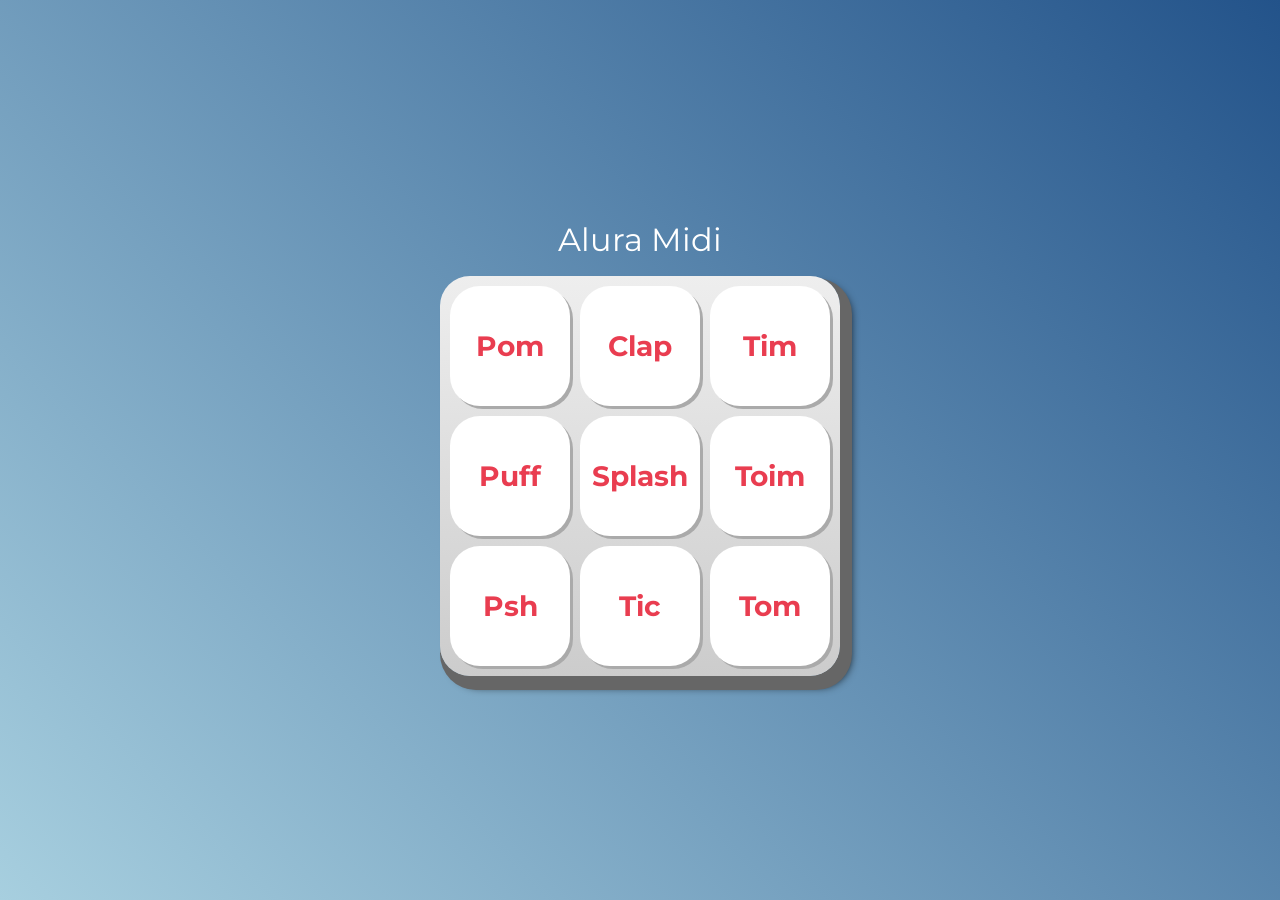
<file: 2-js_paginas_dinamicas_bateria/index.html>
<!DOCTYPE html>
<html lang="pt-BR">
<head>
    <meta charset="UTF-8">
    <meta http-equiv="X-UA-Compatible" content="IE=edge">
    <meta name="viewport" content="width=device-width, initial-scale=1.0">

    <title>Alura MIDI</title>

    <link rel="preconnect" href="https://fonts.googleapis.com">
    <link rel="preconnect" href="https://fonts.gstatic.com" crossorigin>
    <link href="https://fonts.googleapis.com/css2?family=Montserrat:wght@500;600&display=swap" rel="stylesheet">

    <link rel="icon" type="image/png" href="images/bateria.png">
    <link rel="stylesheet" href="css/reset.css">
    <link rel="stylesheet" href="css/estilos.css">

</head>
<body>

    <h1>Alura Midi</h1>

    <section class="teclado">
        <button class="tecla tecla_pom">Pom</button>
        <button class="tecla tecla_clap">Clap</button>
        <button class="tecla tecla_tim">Tim</button>

        <button class="tecla tecla_puff">Puff</button>
        <button class="tecla tecla_splash">Splash</button>
        <button class="tecla tecla_toim">Toim</button>

        <button class="tecla tecla_psh">Psh</button>
        <button class="tecla tecla_tic">Tic</button>
        <button class="tecla tecla_tom">Tom</button>
    </section>

    <audio src="sounds/keyq.wav" id="som_tecla_pom"></audio>
    <audio src="sounds/keyw.wav" id="som_tecla_clap"></audio>
    <audio src="sounds/keye.wav" id="som_tecla_tim"></audio>
    <audio src="sounds/keya.wav" id="som_tecla_puff"></audio>
    <audio src="sounds/keys.wav" id="som_tecla_splash"></audio>
    <audio src="sounds/keyd.wav" id="som_tecla_toim"></audio>
    <audio src="sounds/keyz.wav" id="som_tecla_psh"></audio>
    <audio src="sounds/keyx.wav" id="som_tecla_tic"></audio>
    <audio src="sounds/keyc.wav" id="som_tecla_tom"></audio>

    <script src="main.js"></script>

</body>
</html>
</file>
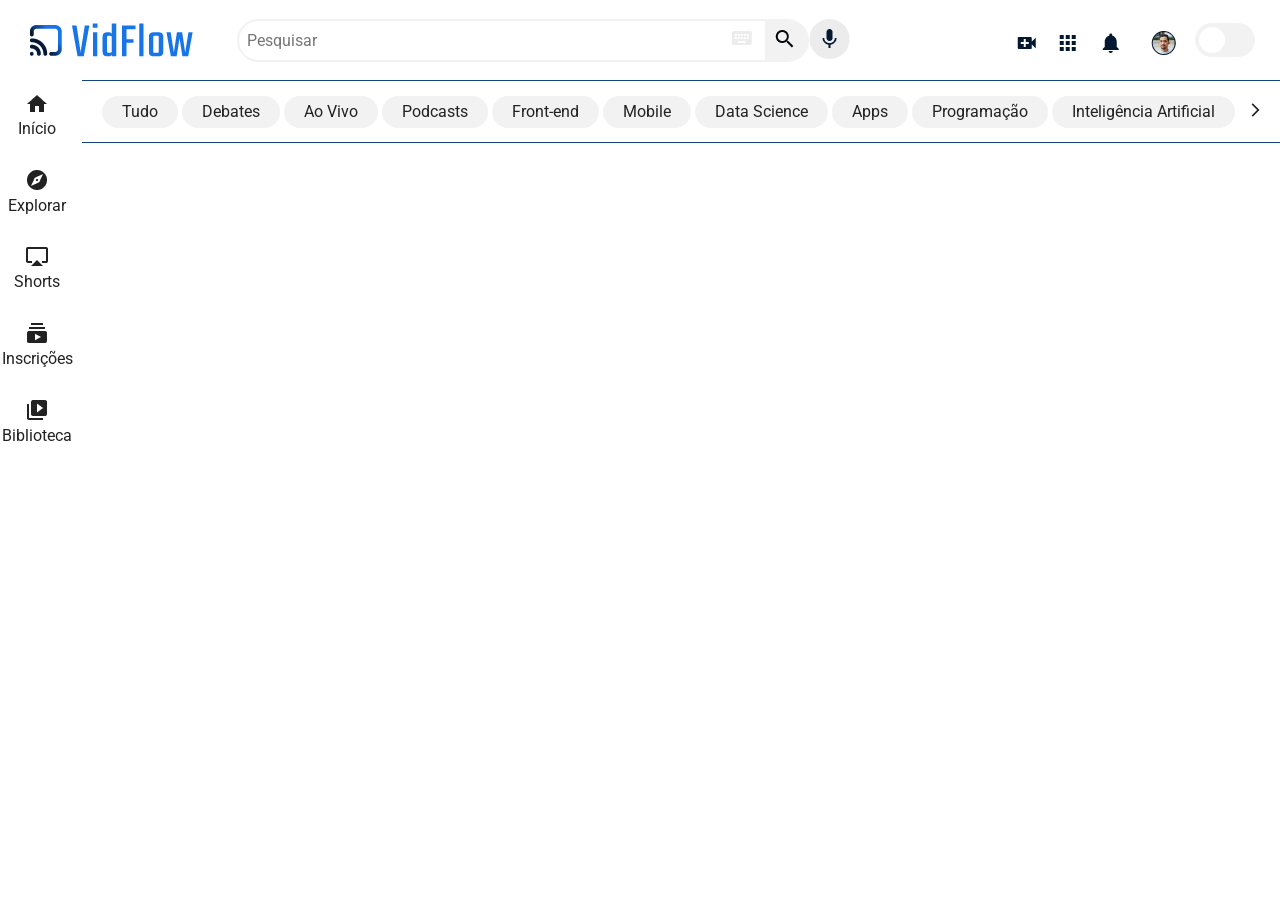
<file: 4-node-terminal/index.html>
<!doctype html>
<html lang="pt-br">
  <head>
    <meta charset="UTF-8" />
    <meta name="viewport" content="width=device-width, initial-scale=1.0" />
    <link
      href="https://fonts.googleapis.com/css2?family=Roboto:wght@400;500;700&display=swap"
      rel="stylesheet"
    />
    <link rel="stylesheet" href="./css/reset.css" />
    <link rel="stylesheet" href="./css/estilos.css" />
    <link rel="stylesheet" href="./css/flexbox.css" />
    <title>VidFlow</title>
    <link rel="shortcut icon" href="./img/Favicon.png" type="image/x-icon" />
  </head>

  <body>
    <header>
      <nav class="cabecalho__container">
        <div class="logo__item">
          <img src="./img/VidFlow--Logo-light-mode.png" alt="Logo do VidFlow" />
        </div>

        <div class="cabecalho__pesquisar__item">
          <form class="form__pesquisa">
            <input
              type="search"
              class="pesquisar__input"
              placeholder="Pesquisar"
            />
            <img
              src="./img/topbar/keyboard.png"
              alt="Ícone de teclado"
              class="pesquisar__input-teclado"
            />
            <button class="pesquisar__btn">
              <img src="./img/topbar/search.png" alt="ícone de lupa" />
            </button>
            <button class="cabecalho__audio">
              <img src="./img/topbar/Mic.png" alt="ícone de microfone" />
            </button>
          </form>
        </div>

        <div class="cabecalho__icones__item">
          <a href="#" class="cabecalho__videos"></a>
          <a href="#" class="cabecalho__apps"></a>
          <a href="#" class="cabecalho__notificacoes"></a>
          <a href="#" class="cabecalho__avatar"></a>
          <label class="cabecalho__switch">
            <input type="checkbox" class="cabecalho__switch-input" />
            <span class="cabecalho__switch-slider"></span>
          </label>
        </div>
      </nav>
    </header>

    <!-- Menu lateral -->

    <div class="menu__container-wrapper">
      <aside class="menu__container">
        <ul class="menu__lista">
          <li>
            <a class="menu__itens" href="#">
              <i class="icone__inicio icone-item"></i>
              <span>Início</span></a
            >
          </li>

          <li>
            <a class="menu__itens" href="#">
              <i class="icone__explorar icone-item"></i>
              <span>Explorar</span></a
            >
          </li>

          <li>
            <a class="menu__itens" href="#">
              <i class="icone__shorts icone-item"></i>
              <span>Shorts</span></a
            >
          </li>

          <li>
            <a class="menu__itens" href="#">
              <i class="icone__inscricoes icone-item"></i>
              <span>Inscrições</span></a
            >
          </li>

          <li>
            <a class="menu__itens" href="#">
              <i class="icone__biblioteca icone-item"></i>
              <span>Biblioteca</span></a
            >
          </li>
        </ul>

        <ul class="menu__lista">
          <li>
            <a class="menu__itens" href="#">
              <i class="icone__historico icone-item"></i>
              <span>Histórico</span></a
            >
          </li>

          <li>
            <a class="menu__itens" href="#">
              <i class="icone__relogio icone-item"></i>
              <span>Assistir mais tarde</span></a
            >
          </li>

          <li>
            <a class="menu__itens" href="#">
              <i class="icone__like icone-item"></i>
              <span>Marcados com like</span></a
            >
          </li>
        </ul>

        <ul class="menu__lista">
          <li>
            <a class="menu__itens" href="#">
              <i class="icone__mostrar icone-item"></i>
              <span>Mostrar mais 2</span></a
            >
          </li>

          <li>
            <a class="menu__itens" href="#">
              <i class="icone__deschamps icone-item"></i>
              <span>Felipe Deschamps</span></a
            >
          </li>

          <li>
            <a class="menu__itens" href="#">
              <i class="icone__nerd icone-item"></i>
              <span>Jovem Nerd</span></a
            >
          </li>

          <li>
            <a class="menu__itens" href="#">
              <i class="icone__souto icone-item"></i>
              <span>Mario Souto</span></a
            >
          </li>

          <li>
            <a class="menu__itens" href="#">
              <i class="icone__iamarino icone-item"></i>
              <span>Atila Iamarino</span></a
            >
          </li>

          <li>
            <a class="menu__itens" href="#">
              <i class="icone__ballerini icone-item"></i>
              <span>Rafaella Ballerini</span></a
            >
          </li>

          <li>
            <a class="menu__itens" href="#">
              <i class="icone__gaveta icone-item"></i>
              <span>Gaveta</span></a
            >
          </li>

          <li>
            <a class="menu__itens" href="#">
              <i class="icone__alura icone-item"></i>
              <span>Alura</span></a
            >
          </li>

          <li>
            <a class="menu__itens inscricoes" href="#">INSCRIÇÕES</a>
          </li>
        </ul>

        <ul class="menu__lista">
          <li class="jogos">
            <a class="menu__itens" href="#">
              <i class="icone__jogos icone-item"></i>
              <span>Jogos</span></a
            >
          </li>

          <li class="filmes">
            <a class="menu__itens" href="#">
              <i class="icone__filmes icone-item"></i>
              <span>Filmes</span></a
            >
          </li>
          <li class="premium">
            <a class="menu__itens" href="#">
              <i class="icone__videos icone-item"></i>
              <span>Vídeo Premium</span></a
            >
          </li>

          <li class="menu__itens">
            <a href="#">MAIS DA PÁGINA</a>
          </li>
        </ul>
      </aside>
    </div>

    <section class="superior__secao__container">
      <div class="superior__itens">
        <a href="#" name="Tudo" class="superior__item">Tudo</a>
        <a href="#" name="Debates" class="superior__item">Debates</a>
        <a href="#" name="Ao Vivo" class="superior__item">Ao Vivo</a>
        <a href="#" name="Podcasts" class="superior__item">Podcasts</a>
        <a href="#" name="Front-end" class="superior__item">Front-end</a>
        <a href="#" name="Mobile" class="superior__item">Mobile</a>
        <a href="#" name="Data Science" class="superior__item">Data Science</a>
        <a href="#" name="Apps" class="superior__item">Apps</a>
        <a href="#" name="Programação" class="superior__item">Programação</a>
        <a href="#" name="Inteligência Artificial" class="superior__item"
          >Inteligência Artificial</a
        >
        <a href="#" name="Inovação" class="superior__item">Inovação</a>
      </div>
      <label class="superior__slider">
        <span
          ><img
            src="./img/arrow_forward_ios.png"
            alt="Flecha direcionada para a direita"
        /></span>
      </label>
    </section>

    <ul class="videos__container"></ul>

    <script src="script.js" type="module"></script>
  </body>
</html>
</file>
<file: 2-js_paginas_dinamicas_bateria/css/estilos.css>
:root {
  --cinza: #aaa;
  --vermelha: #e93d50;
  --vermelha-escura: #af303f;
  --branca: #fff;
  --luz: rgb(229, 255, 0);
}

body {
  align-items: center;
  background: linear-gradient(45deg, #a7cfdf 0%,#23538a 100%);
  display: flex;
  justify-content: center;
  flex-direction: column;
  font-family: 'Montserrat', sans-serif;
  min-height: 100vh;
}

h1 {
  color: var(--branca);
  margin-bottom: 20px;
  font-size: 2rem;
}

.teclado {
  background: linear-gradient(to bottom, #eeeeee 0%,#cccccc 100%);
  box-shadow: 6px 8px 0 6px #666, 10px 10px 10px #000;
  border-radius: 30px;
  display: grid;
  gap: 10px;
  grid-template-columns: repeat(3, 1fr);
  padding: 10px;
}

.tecla {
  background-color: var(--branca);
  border-radius: 30px;
  box-shadow: 3px 3px 0 var(--cinza);
  color: var(--vermelha);
  cursor: pointer;
  height: 120px;
  font-size: 1.75em;
  font-weight: bold;
  line-height: 120px;
  text-align: center;
  width: 120px;
}

.tecla.ativa,
.tecla:active {
  background-color: var(--vermelha);
  border: 4px solid  var(--vermelha);
  box-shadow: 3px 3px 0 var(--vermelha-escura) inset;
  color: var(--branca);
  outline: none;
}

.tecla.focus,
.tecla:focus {
  outline: none;
  box-shadow: 1px 1px 10px var(--luz);
}

.tecla.ativa:focus,
.tecla:active:focus {
  box-shadow: 3px 3px 0 var(--vermelha-escura) inset, 1px 1px 10px var(--luz);
}
</file>
<file: 4-node-terminal/css/estilos.css>
*,
*::before,
*::after {
    --azul-profundo: #01080E;
    --azul-escuro: #041832;
    --azul-medio: #144480;
    --azul-destaque-light: #1875E9;
    --azul-destaque-dark: #3985D8;
    --cinza-escuro: #222222;
    --cinza-medio: #C5C5C5;
    --cinza-claro: #F2F2F2;
    --branco: #FFFFFF;
    box-sizing: border-box;
}

body {
    font-family: Roboto, Arial, Helvetica, sans-serif;
    background-color: var(--branco);
    position: relative;
    width: 100%;
    height: 100vh;
    overflow: auto;
    font-size: 14px;
    color: var(--cinza-escuro);                                                            
    box-sizing: border-box;
    text-align: center;
}

::-webkit-scrollbar {
    width: 0;
    height: 0;
}

/* CABEÇALHO */

.cabecalho__container {
    background-color: var(--branco);
    height: 80px;
    width: 100%;
    padding: 0 25px;
}

.logo__item {
    padding: 15px 0px;
    cursor: pointer;
}

.pesquisar__input {
    padding: 8px;
    border: 2px solid var(--cinza-claro);
    border-radius: 32px 0px 0px 32px;
    font-size: 16px;
}

.pesquisar__input-teclado{
    position: absolute;
    right: 16%;
    top: 30%;
}

.pesquisar__btn {
    background-color: var(--cinza-claro);
    border: 0px;
    border-radius: 0px 32px 32px 0px;
    padding: 8px;
    padding-right: 15px;
    border-left: none;
    cursor: pointer;
}

.cabecalho__audio {
    border: 0px;
    background-color: var(--branco);
}

.cabecalho__videos {
    background-image: url(../img/topbar/video_call.png);
    background-repeat: no-repeat;
    background-position: center;
    padding: 20px;
}

.cabecalho__apps {
    background-image: url(../img/topbar/apps.png);
    background-repeat: no-repeat;
    background-position: center;
    padding: 13px 30px 13px 13px;
}

.cabecalho__notificacoes {
    background-image: url(../img/topbar/notifications.png);
    background-repeat: no-repeat;
    background-position: center;
    padding: 13px 30px 13px 13px;
}

.cabecalho__avatar {
    background-image: url(../img/topbar/Avatar.png);
    background-repeat: no-repeat;
    background-position: center;
    padding: 13px 30px 13px 33px;
}

.cabecalho__switch {
    position: relative;
    display: inline-block;
    padding: 13px 30px 13px 13px;
    width: 60px;
    height: 34px;
  }
  
  .cabecalho__switch-input{
    opacity: 0;
    width: 0;
    height: 0;
  }
  
  .cabecalho__switch-slider {
    position: absolute;
    cursor: pointer;
    top: 0;
    left: 0;
    right: 0;
    bottom: 0;
    background-color: var(--cinza-claro);
    -webkit-transition: .4s;
    transition: .4s;
    border-radius: 34px;
  }
  
  .cabecalho__switch-slider:before {
    position: absolute;
    content: "";
    height: 26px;
    width: 26px;
    left: 4px;
    bottom: 4px;
    background-color: var(--branco);
    -webkit-transition: .4s;
    transition: .4s;
    border-radius: 50%;
  }
  
  .cabecalho__switch-input:checked + .cabecalho__switch-slider {
    background-color: var(--azul-destaque-light);
  }
  
  .cabecalho__switch-input:focus + .cabecalho__switch-slider {
    box-shadow: 0 0 1px var(--cinza-claro);
  }
  
  .cabecalho__switch-input:checked + .cabecalho__switch-slider:before {
    -webkit-transform: translateX(26px);
    -ms-transform: translateX(26px);
    transform: translateX(26px);
  }


/* MENU LATERAL */

.menu__container {
    font-size: 14px;
    background-color: var(--branco);
}

.menu__container::-webkit-scrollbar {
    width: 16px;
    background: transparent;
}

.menu__container::-webkit-scrollbar-track {
    background: transparent;
}

.menu__container-wrapper:hover
.menu__container::-webkit-scrollbar-thumb {
    background: var(--cinza-medio);
    border-radius: 8px;
    border: 4px solid transparent;
    background-clip: content-box;
}

.icone__inicio::before {
    content: url(../img/sidebar/home.png);
}

.icone__explorar::before {
    content: url(../img/sidebar/explore.png);
}

.icone__shorts::before {
    content: url(../img/sidebar/airplay.png);
}

.icone__inscricoes::before {
    content: url(../img/sidebar/subscriptions.png);
}

.icone__biblioteca::before {
    content: url(../img/sidebar/video_library.png);
}

.icone__historico::before {
    content: url(../img/sidebar/history.png);
}

.icone__relogio::before {
    content: url(../img/sidebar/history_toggle_off.png);
}

.icone__like::before {
    content: url(../img/sidebar/thumb_up_alt.png);
}

.icone__alura::before {
    content: url(../img/sidebar/Avatar_Alura.png);
}

.icone__gaveta::before {
    content: url(../img/sidebar/Avatar_Gaveta.png);
}

.icone__ballerini::before {
    content: url(../img/sidebar/Avatar_Rafa.png);
}

.icone__iamarino::before {
    content: url(../img/sidebar/Avatar_Atila.png);
}

.icone__souto::before {
    content: url(../img/sidebar/Avatar_Souto.png);
}

.icone__nerd::before {
    content: url(../img/sidebar/Avatar_Jovem_Nerd.png);
}

.icone__deschamps::before {
    content: url(../img/sidebar/Avatar_Deschamps.png);
}

.icone__mostrar::before {
    content: url(../img/sidebar/keyboard_arrow_down.png);
}

.icone__videos::before {
    content: url(../img/sidebar/ondemand_video.png);
}

.icone__filmes::before {
    content: url(../img/sidebar/movie.png);
}

.icone__jogos::before {
    content: url(../img/sidebar/sports_esports.png);
}

/* SECAO SUPERIOR */

.superior__secao__container {
    height: 63px;
    color: var(--branco);
    font-size: 16px;
    background-color: var(--branco);
    padding: 0 20px;
    position: fixed;
    top: 80px;
    right: 0;
    left: 0;
    /* transition: transform 0.5s ease-in-out;
    transform: translateX(0); */
}

.superior__itens {
    position: relative;
    overflow-x: scroll;
}

.superior__item {
    display: inline-block;
    color: var(--cinza-escuro);
    font-size: 16px;
    background-color: var(--cinza-claro);
    border-radius: 20px;
    padding: 8px 20px;
    cursor: pointer;
}

.superior__item:hover {
    color: var(--branco);
    background-color: var(--azul-destaque-light);
    transition: .5s;
}

.superior__slider{
    height: 100%;
    background-color: var(--branco);
}

/* SEÇÃO VÍDEOS */

.videos__container {
    color: black;
    padding: 153px 20px 10px 20px;
}

iframe{
    border-radius: 10px;
    width: 100%;
    height: 62%;
}

.descricao-video .img-canal{
    border-radius: 100%;
    width: 40px;
    height: 40px;
}

.descricao-video .titulo-video {
    font-weight: 700;
    color: var(--cinza-escuro);
}

.descricao-video .titulo-canal {
    font-size: 14px;
    color: var(--cinza-escuro);
}

@media(min-width: 834px) {

    body {
        height: 100vh;
    }

    /* ESTILOS DO MENU LATERAL */

    .menu__container {
        font-size: 16px;
    }

    .menu__lista {
        padding-top: 15px;
    }

    .menu__lista li {
        width: 100%;
    }

    /* ESTILOS DA SECAO SUPERIOR */

    .superior__secao__container {
        border-top: var(--azul-medio) 1px solid;
        border-bottom: var(--azul-medio) 1px solid;
        width: auto;
        left: 82px;
    }

    /*ESTILOS SEÇÃO VÍDEOS */

    .videos__container {
        padding-left: 90px;
        padding-right: 17px;
    }

}

@media(min-width: 1440px) {

    /* SEÇÃO SUPERIOR */

    .superior__secao__container {
        left: 247px;
    }

    /* ESTILOS DO MENU LATERAL */

    .menu__lista {
        border-bottom: 1.5px solid var(--azul-medio);
    }

    /* ESTILOS VIDEOS */

    .videos__container {
        padding-right: 10px;
        padding-left: 248px;
    }

}
</file>
<file: 4-node-terminal/css/flexbox.css>
/* CABEÇALHO */

.cabecalho__container {
  display: flex;
  justify-content: space-between;
  align-items: center;
  position: fixed;
  top: 0;
}

.cabecalho__pesquisar__item {
  display: none;
}

.form__pesquisa {
  position: relative;
  flex: 1;
  display: flex;
  justify-content: center;
}

/* SECAO SUPERIOR */

.superior__slider {
  display: none;
}

/* MENU */

.menu__container {
  position: fixed;
  bottom: 0%;
  height: 74px;
  width: 100%;
}

.menu__lista {
  display: flex;
  justify-content: space-around;
  height: 100%;
}

.menu__lista li {
  align-self: center;
}

.menu__itens {
  display: flex;
  flex-direction: column;
  gap: 5px;
}

.menu__lista:nth-child(2),
.menu__lista:nth-child(3),
.menu__lista:nth-child(4) {
  display: none;
}

/* SEÇÃO SUPERIOR */

.superior__secao__container {
  display: flex;
  align-items: center;
  white-space: nowrap;
  gap: 15px;
}


/* VIDEO */

.videos__container {
  display: flex;
  flex-wrap: wrap;
  gap: 10px;
}

.videos__item {
  display: block;
  height: 303px;
  width: 280px;
  flex-grow: 1;
}


.descricao-video {
  margin-top: 1rem;
  display: grid;
  text-align: start;
  column-gap: 1rem;
  row-gap: 10px;
  grid-template-columns: auto 1fr;
}

.descricao-video .img-canal {
  grid-area: 1 / 1 / 3 / 2;
} 

@media (min-width: 834px) {
  /* MENU LATERAL*/

  .menu__container {
    left: 0;
    height: auto;
    width: 74px;
    top: 80px;
  }

  .menu__lista {
    flex-direction: column;
    justify-content: flex-start;
    padding-top: 15px;
    gap: 33px;
  }
}

@media (min-width: 1156px) {
  /* CABEÇALHO */

  .cabecalho__pesquisar__item {
    display: block;
    transform: translate(-60px);
  }

  .pesquisar__input {
    width: 530px;
  }

  /* SECAO SUPERIOR */

  .superior__slider {
    display: flex;
    justify-content: center;
    align-items: center;
  }
}

@media (min-width: 1440px) {
  /* MENU */

  .menu__container {
    width: 239px;
    overflow: scroll;
  }

  .menu__lista:nth-child(2),
  .menu__lista:nth-child(3),
  .menu__lista:nth-child(4) {
    display: flex;
  }

  .menu__lista {
    height: auto;
    padding: 20px 17px 20px 15px;
    gap: 15px;
  }

  .menu__itens {
    flex-direction: row;
    gap: 15px;
    align-items: center;
  }

  .menu__lista:nth-child(3) {
    flex-direction: column-reverse;
  }

  .jogos {
    order: 3;
  }

  .filmes {
    order: 2;
  }

  .premium {
    order: 1;
  }

  .maispagina {
    order: 4;
  }
}
</file>
